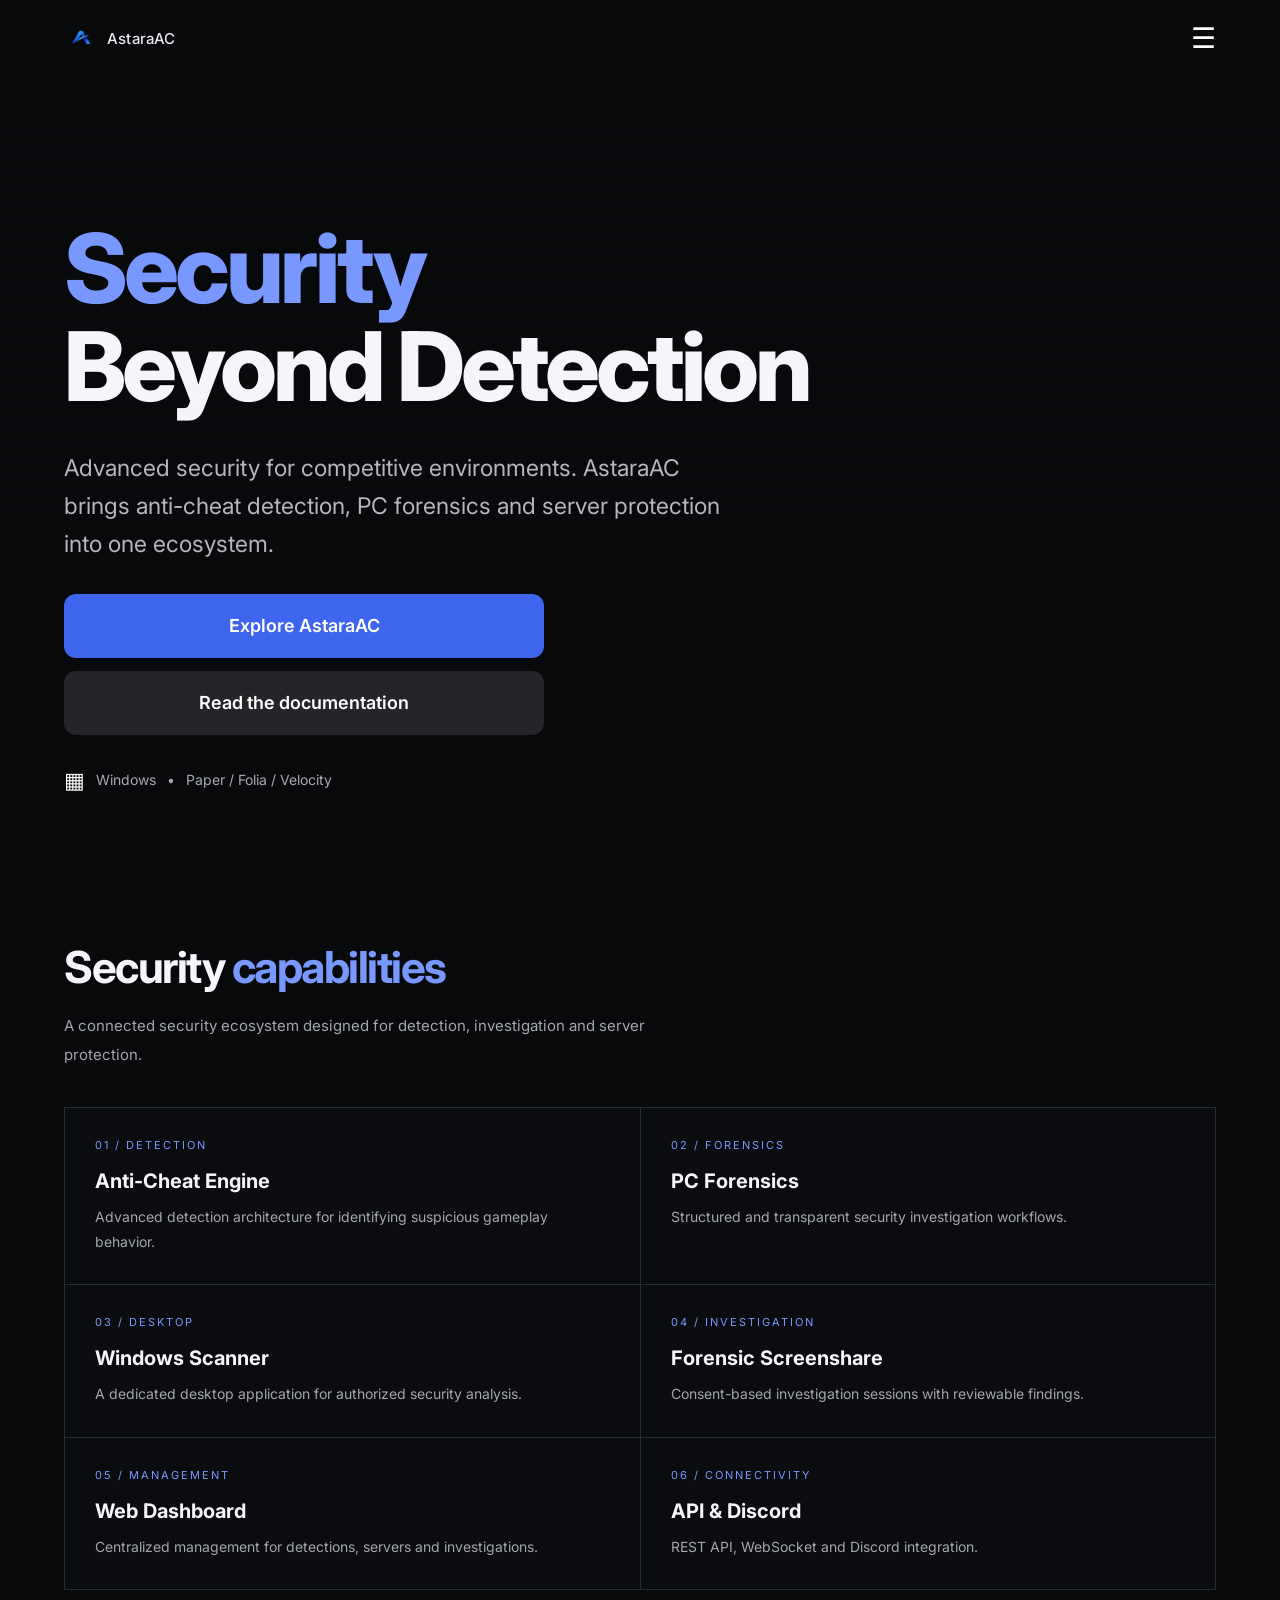
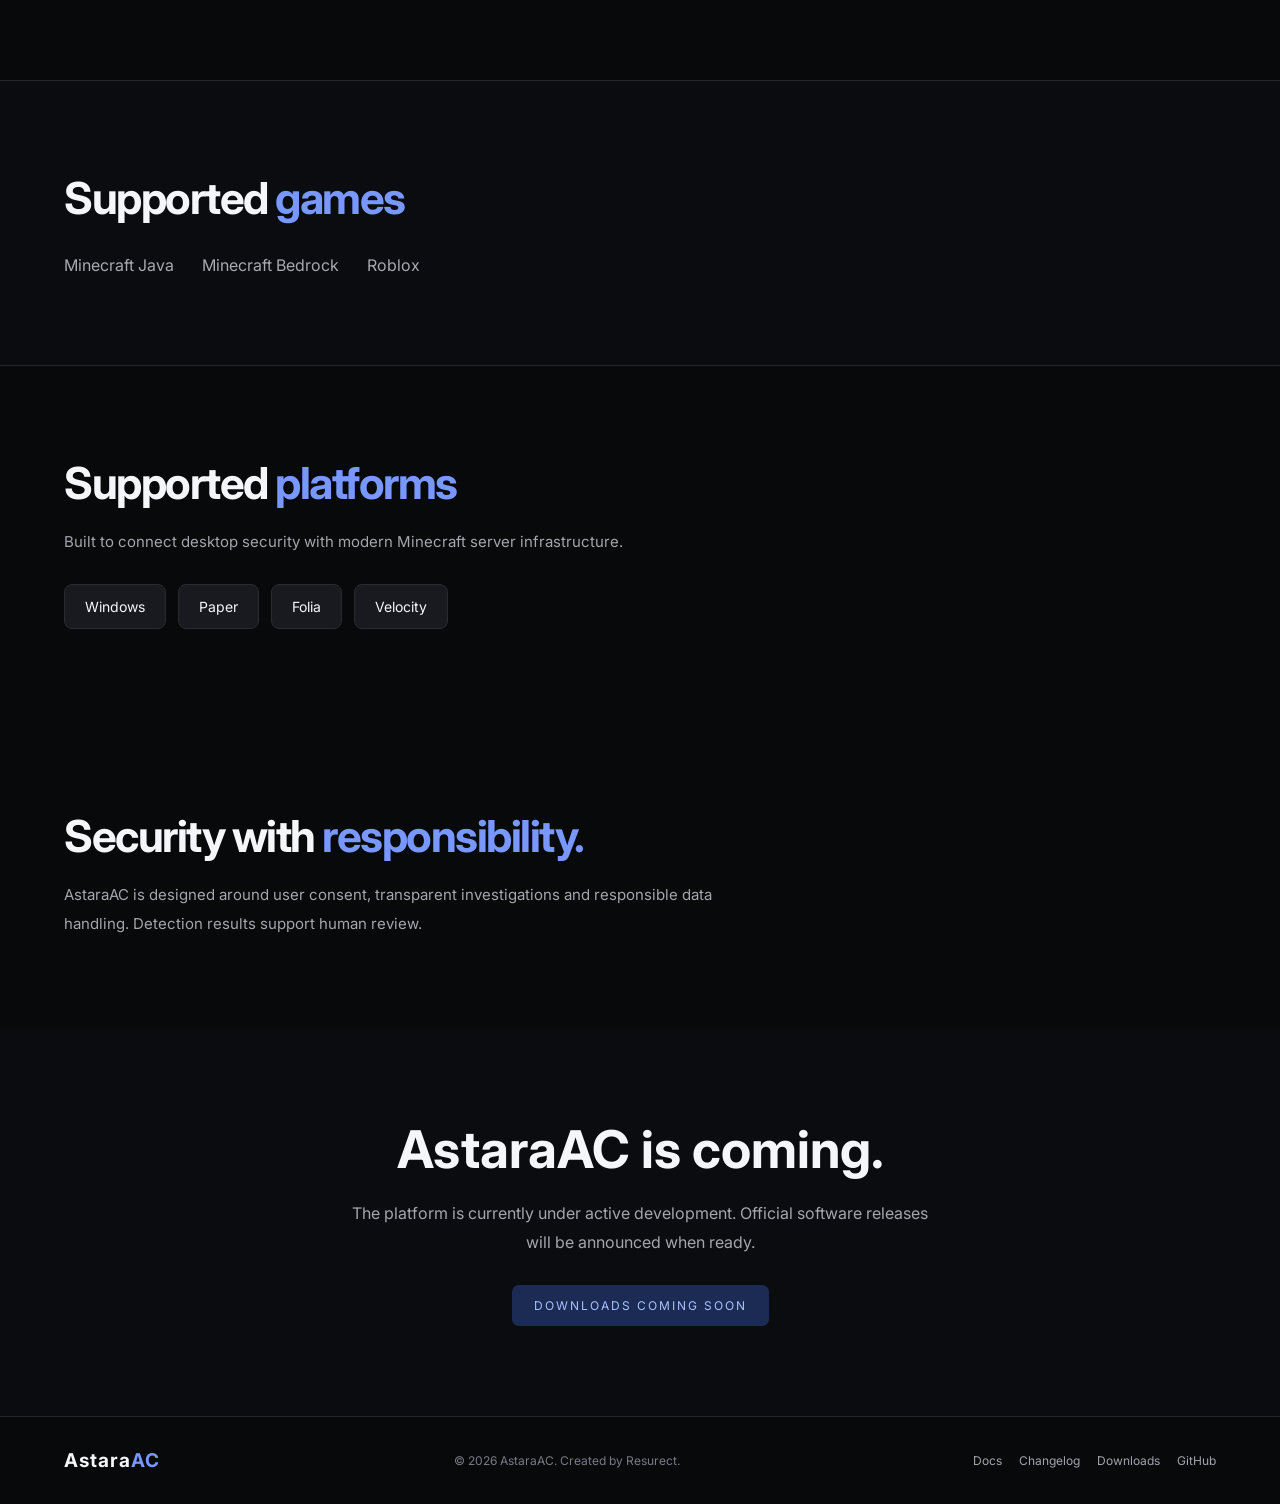
<file: index.html>
<!DOCTYPE html>
<html lang="en">
<head>
<meta charset="UTF-8">
<meta name="viewport" content="width=device-width, initial-scale=1.0">
<meta name="theme-color" content="#08090b">
<meta name="description" content="AstaraAC - Security Beyond Detection.">
<title>AstaraAC — Security Beyond Detection</title>

<style>
@import url('https://fonts.googleapis.com/css2?family=Inter:wght@400;500;600;700;800;900&display=swap');

:root {
  --bg: #08090b;
  --blue: #4775f5;
  --blue-light: #7898ff;
  --white: #f5f6fa;
  --muted: #a4a6ad;
}

* {
  margin: 0;
  padding: 0;
  box-sizing: border-box;
}

html { scroll-behavior: smooth; }

body {
  background: var(--bg);
  color: var(--white);
  font-family: Inter, Arial, sans-serif;
  overflow-x: hidden;
}

a {
  color: inherit;
  text-decoration: none;
}

.container {
  width: min(1200px, 90%);
  margin: auto;
}

/* LOADING */

.loader {
  position: fixed;
  inset: 0;
  z-index: 9999;
  background: #08090b;
  display: flex;
  align-items: center;
  justify-content: center;
  flex-direction: column;
  transition: opacity .6s, visibility .6s;
}

.loader.hide {
  opacity: 0;
  visibility: hidden;
  pointer-events: none;
}

.loader img {
  width: 72px;
  height: 72px;
  object-fit: contain;
  animation: breathe 2s infinite;
}

.loader-name {
  margin-top: 14px;
  font-size: 17px;
  font-weight: 700;
  letter-spacing: 3px;
}

.loader-name span { color: var(--blue-light); }

.loader-bar {
  width: 125px;
  height: 3px;
  background: #24262c;
  border-radius: 20px;
  overflow: hidden;
  margin-top: 20px;
}

.loader-bar::after {
  content: "";
  display: block;
  width: 40%;
  height: 100%;
  background: var(--blue);
  animation: loading 1.2s infinite ease-in-out;
}

@keyframes loading {
  from { transform: translateX(-120%); }
  to { transform: translateX(270%); }
}

@keyframes breathe {
  50% { transform: scale(1.08); opacity: .7; }
}

/* HEADER */

header {
  position: absolute;
  top: 0;
  width: 100%;
  z-index: 100;
}

.navbar {
  height: 76px;
  display: flex;
  align-items: center;
  justify-content: space-between;
}

.brand {
  display: flex;
  align-items: center;
  gap: 9px;
}

.brand img {
  width: 34px;
  height: 34px;
  object-fit: contain;
}

.brand-name {
  font-size: 15px;
  font-weight: 500;
  letter-spacing: .2px;
  color: #e8e9ed;
}

.menu-button {
  background: none;
  border: none;
  color: white;
  font-size: 28px;
  cursor: pointer;
  transition: .2s;
}

.menu-button:hover { color: var(--blue-light); }

/* MENU */

.menu-panel {
  position: absolute;
  top: 68px;
  right: 5%;
  width: 245px;
  padding: 12px;
  background: #17181d;
  border: 1px solid #292b32;
  border-radius: 10px;
  opacity: 0;
  visibility: hidden;
  transform: translateY(-10px);
  transition: .25s;
}

.menu-panel.open {
  opacity: 1;
  visibility: visible;
  transform: translateY(0);
}

.menu-panel a {
  display: block;
  padding: 13px;
  font-size: 13px;
  color: #c2c4cb;
  border-radius: 7px;
  transition: .2s;
}

.menu-panel a:hover {
  background: #252a3b;
  color: white;
}

/* HERO */

.hero {
  min-height: 850px;
  padding-top: 205px;
  position: relative;
  overflow: hidden;
}

.hero-content {
  position: relative;
  z-index: 5;
  max-width: 850px;
}

.hero h1 {
  font-size: clamp(52px, 9vw, 96px);
  font-weight: 800;
  line-height: 1.02;
  letter-spacing: -4px;
}

.hero h1 span {
  display: block;
  color: var(--blue-light);
}

.hero-description {
  max-width: 680px;
  color: #b6b7bd;
  font-size: clamp(17px, 2.4vw, 23px);
  line-height: 1.65;
  margin-top: 34px;
}

.hero-buttons {
  display: flex;
  flex-direction: column;
  gap: 13px;
  max-width: 480px;
  margin-top: 30px;
}

.btn {
  min-height: 64px;
  display: flex;
  align-items: center;
  justify-content: center;
  border-radius: 12px;
  font-size: 18px;
  font-weight: 600;
  transition: .25s;
}

.btn-primary {
  background: #3d65ed;
  color: white;
}

.btn-primary:hover {
  background: #527aff;
  transform: translateY(-3px);
  box-shadow: 0 10px 35px #315be544;
}

.btn-secondary {
  background: #242529;
  color: white;
}

.btn-secondary:hover {
  background: #303137;
  transform: translateY(-3px);
}

.system-info {
  display: flex;
  align-items: center;
  gap: 11px;
  margin-top: 32px;
  color: #a8aab1;
  font-size: 14px;
}

.system-info .symbol {
  font-size: 22px;
  color: white;
}

/* PIXEL CHECKERBOARD */

.pixel-background {
  position: absolute;
  width: 480px;
  height: 570px;
  top: 300px;
  left: 50%;
  transform: translateX(-50%);
  display: grid;
  grid-template-columns: repeat(18, 1fr);
  grid-template-rows: repeat(25, 1fr);
  gap: 2px;
  opacity: .8;
  pointer-events: none;
  z-index: 1;
  mask-image: radial-gradient(ellipse, black 30%, transparent 76%);
  -webkit-mask-image: radial-gradient(ellipse, black 30%, transparent 76%);
}

.pixel {
  background: #30343d;
  border: 1px solid rgba(255,255,255,.035);
  opacity: 0;
  animation: pixelGlow 4s ease-in-out infinite alternate;
}

.pixel.blue {
  background: #426ce7;
  border-color: rgba(120,155,255,.2);
}

.pixel.light { background: #8996ae; }
.pixel.dark { background: #242832; }

@keyframes pixelGlow {
  0% { opacity: .12; }
  100% { opacity: .75; }
}

/* BACKGROUND LINES */

.background-lines {
  position: absolute;
  inset: 0;
  pointer-events: none;
  opacity: .1;
  background: repeating-linear-gradient(
    180deg,
    transparent 0,
    transparent 15px,
    rgba(65,105,210,.18) 16px,
    transparent 17px
  );
  mask-image: linear-gradient(transparent, black 30%, transparent 90%);
}

/* SECTIONS */

section:not(.hero) { padding: 90px 0; }

.section-title {
  font-size: clamp(30px, 5vw, 44px);
  letter-spacing: -1.5px;
  margin-bottom: 18px;
}

.section-title span { color: var(--blue-light); }

.section-description {
  max-width: 650px;
  color: var(--muted);
  line-height: 1.9;
  font-size: 15px;
}

/* FEATURES */

.features {
  display: grid;
  grid-template-columns: repeat(2, 1fr);
  margin-top: 38px;
  border: 1px solid #292b32;
  background: #292b32;
  gap: 1px;
}

.feature {
  padding: 30px;
  background: #0b0c0f;
  transition: .3s;
}

.feature:hover { background: #111522; }

.feature-number {
  color: var(--blue-light);
  font-size: 11px;
  letter-spacing: 2px;
  margin-bottom: 17px;
}

.feature h3 {
  font-size: 20px;
  margin-bottom: 11px;
}

.feature p {
  color: var(--muted);
  font-size: 14px;
  line-height: 1.8;
}

/* GAMES */

.games {
  background: #0b0c0f;
  border-top: 1px solid #24262c;
  border-bottom: 1px solid #24262c;
}

.game-list {
  display: flex;
  flex-wrap: wrap;
  gap: 28px;
  margin-top: 30px;
  color: #a7a9b0;
  font-size: 16px;
}

.game-list span:hover { color: var(--blue-light); }

/* PLATFORMS */

.platform-list {
  display: flex;
  flex-wrap: wrap;
  gap: 12px;
  margin-top: 28px;
}

.platform-item {
  padding: 13px 20px;
  background: #191a1f;
  border: 1px solid #292b32;
  border-radius: 8px;
  font-size: 14px;
}

/* DOWNLOAD */

.download {
  background: #0b0c0f;
  text-align: center;
}

.download h2 {
  font-size: clamp(32px, 6vw, 52px);
  margin-bottom: 18px;
}

.download p {
  color: var(--muted);
  max-width: 580px;
  margin: auto;
  line-height: 1.8;
}

.coming-soon {
  display: inline-block;
  margin-top: 28px;
  padding: 13px 22px;
  background: #1c2b54;
  color: #a8c0ff;
  border-radius: 7px;
  font-size: 12px;
  letter-spacing: 2px;
}

/* FOOTER */

footer {
  padding: 32px 0;
  border-top: 1px solid #24262c;
}

.footer-content {
  display: flex;
  align-items: center;
  justify-content: space-between;
  flex-wrap: wrap;
  gap: 18px;
}

.footer-brand {
  font-size: 19px;
  font-weight: 700;
  letter-spacing: 1px;
}

.footer-brand span { color: var(--blue-light); }

.footer-copy {
  color: #777b85;
  font-size: 12px;
}

.footer-links {
  display: flex;
  flex-wrap: wrap;
  gap: 17px;
  color: #a1a4ad;
  font-size: 12px;
}

.footer-links a:hover { color: var(--blue-light); }

/* REVEAL */

.reveal {
  opacity: 0;
  transform: translateY(22px);
  transition: .8s ease;
}

.reveal.visible {
  opacity: 1;
  transform: translateY(0);
}

/* DESKTOP */

@media(min-width: 1000px) {
  .hero {
    min-height: 850px;
    padding-top: 220px;
  }

  .pixel-background {
    left: 75%;
    top: 100px;
    width: 480px;
    height: 570px;
    opacity: .6;
  }
}

/* MOBILE */

@media(max-width: 700px) {
  .navbar { height: 70px; }

  .brand img {
    width: 32px;
    height: 32px;
  }

  .brand-name {
    font-size: 14px;
    letter-spacing: 0;
  }

  .menu-button { font-size: 26px; }

  .hero {
    min-height: 1050px;
    padding-top: 205px;
  }

  .hero h1 {
    font-size: clamp(47px, 10vw, 72px);
    letter-spacing: -3px;
  }

  .hero-description {
    margin-top: 32px;
    font-size: 18px;
  }

  .hero-buttons { margin-top: 27px; }

  .btn { min-height: 62px; }

  .pixel-background {
    top: 340px;
    width: 420px;
    height: 540px;
    opacity: .8;
  }

  .system-info {
    margin-top: 30px;
    font-size: 13px;
    gap: 9px;
  }

  .features { grid-template-columns: 1fr; }

  .feature { padding: 27px; }

  section:not(.hero) { padding: 75px 0; }

  .footer-content {
    flex-direction: column;
    text-align: center;
  }
}

@media(prefers-reduced-motion: reduce) {
  *, *::before, *::after {
    animation: none !important;
    transition: none !important;
  }

  .reveal {
    opacity: 1;
    transform: none;
  }
}
</style>
</head>

<body>

<!-- LOADING -->
<div class="loader" id="loader">
  <img src="assets/images/astaraac-branding.png" alt="AstaraAC">
  <div class="loader-name">ASTARA<span>AC</span></div>
  <div class="loader-bar"></div>
</div>

<!-- HEADER -->
<header>
  <div class="container">
    <nav class="navbar">
      <a href="#home" class="brand">
        <img src="assets/images/astaraac-branding.png" alt="AstaraAC Logo">
        <div class="brand-name">AstaraAC</div>
      </a>

      <button class="menu-button" id="menuButton"
        aria-label="Open menu" aria-expanded="false">☰</button>
    </nav>
  </div>

  <div class="menu-panel" id="menuPanel">
    <a href="#home">Home</a>
    <a href="#features">Features</a>
    <a href="#games">Supported Games</a>
    <a href="#platform">Platforms</a>
    <a href="documentation.html">Documentation ↗</a>
    <a href="changelog.html">Changelog ↗</a>
    <a href="downloads.html">Downloads ↗</a>
  </div>
</header>

<main>

<!-- HERO -->
<section class="hero" id="home">
  <div class="background-lines"></div>
  <div class="pixel-background" id="pixelBackground"></div>

  <div class="container">
    <div class="hero-content">

      <h1>
        <span>Security</span>
        Beyond Detection
      </h1>

      <p class="hero-description">
        Advanced security for competitive environments.
        AstaraAC brings anti-cheat detection, PC forensics
        and server protection into one ecosystem.
      </p>

      <div class="hero-buttons">
        <a href="#features" class="btn btn-primary">
          Explore AstaraAC
        </a>

        <a href="documentation.html" class="btn btn-secondary">
          Read the documentation
        </a>
      </div>

      <div class="system-info">
        <span class="symbol">▦</span>
        <span>Windows</span>
        <span>•</span>
        <span>Paper / Folia / Velocity</span>
      </div>

    </div>
  </div>
</section>

<!-- FEATURES -->
<section id="features">
  <div class="container">
    <h2 class="section-title reveal">
      Security <span>capabilities</span>
    </h2>

    <p class="section-description reveal">
      A connected security ecosystem designed for
      detection, investigation and server protection.
    </p>

    <div class="features">

      <article class="feature reveal">
        <div class="feature-number">01 / DETECTION</div>
        <h3>Anti-Cheat Engine</h3>
        <p>Advanced detection architecture for identifying suspicious gameplay behavior.</p>
      </article>

      <article class="feature reveal">
        <div class="feature-number">02 / FORENSICS</div>
        <h3>PC Forensics</h3>
        <p>Structured and transparent security investigation workflows.</p>
      </article>

      <article class="feature reveal">
        <div class="feature-number">03 / DESKTOP</div>
        <h3>Windows Scanner</h3>
        <p>A dedicated desktop application for authorized security analysis.</p>
      </article>

      <article class="feature reveal">
        <div class="feature-number">04 / INVESTIGATION</div>
        <h3>Forensic Screenshare</h3>
        <p>Consent-based investigation sessions with reviewable findings.</p>
      </article>

      <article class="feature reveal">
        <div class="feature-number">05 / MANAGEMENT</div>
        <h3>Web Dashboard</h3>
        <p>Centralized management for detections, servers and investigations.</p>
      </article>

      <article class="feature reveal">
        <div class="feature-number">06 / CONNECTIVITY</div>
        <h3>API & Discord</h3>
        <p>REST API, WebSocket and Discord integration.</p>
      </article>

    </div>
  </div>
</section>

<!-- GAMES -->
<section class="games" id="games">
  <div class="container">
    <h2 class="section-title reveal">
      Supported <span>games</span>
    </h2>

    <div class="game-list reveal">
      <span>Minecraft Java</span>
      <span>Minecraft Bedrock</span>
      <span>Roblox</span>
    </div>
  </div>
</section>

<!-- PLATFORMS -->
<section id="platform">
  <div class="container">
    <h2 class="section-title reveal">
      Supported <span>platforms</span>
    </h2>

    <p class="section-description reveal">
      Built to connect desktop security with modern
      Minecraft server infrastructure.
    </p>

    <div class="platform-list reveal">
      <div class="platform-item">Windows</div>
      <div class="platform-item">Paper</div>
      <div class="platform-item">Folia</div>
      <div class="platform-item">Velocity</div>
    </div>
  </div>
</section>

<!-- PRIVACY -->
<section>
  <div class="container">
    <h2 class="section-title reveal">
      Security with <span>responsibility.</span>
    </h2>

    <p class="section-description reveal">
      AstaraAC is designed around user consent,
      transparent investigations and responsible data handling.
      Detection results support human review.
    </p>
  </div>
</section>

<!-- DOWNLOAD -->
<section class="download">
  <div class="container">
    <h2 class="reveal">AstaraAC is coming.</h2>

    <p class="reveal">
      The platform is currently under active development.
      Official software releases will be announced when ready.
    </p>

    <span class="coming-soon reveal">
      DOWNLOADS COMING SOON
    </span>
  </div>
</section>

</main>

<!-- FOOTER -->
<footer>
  <div class="container">
    <div class="footer-content">

      <div class="footer-brand">Astara<span>AC</span></div>

      <div class="footer-copy">
        © 2026 AstaraAC. Created by Resurect.
      </div>

      <div class="footer-links">
        <a href="documentation.html">Docs</a>
        <a href="changelog.html">Changelog</a>
        <a href="downloads.html">Downloads</a>
        <a href="https://github.com/resurect63">GitHub</a>
      </div>

    </div>
  </div>
</footer>

<script>
/* LOADING */
const loader = document.getElementById("loader");

function closeLoader() {
  loader.classList.add("hide");
}

window.addEventListener("load", () => {
  setTimeout(closeLoader, 800);
});

setTimeout(closeLoader, 3500);

/* PIXEL GRID */
const pixelBackground = document.getElementById("pixelBackground");

const pattern = [
"000000000000000000",
"000000000000000000",
"000000000000000000",
"000000000000000000",
"000000000000000000",
"000000000000000000",
"000001110000000000",
"000011111000000000",
"000111111100000000",
"001111111110000000",
"000111111111000000",
"000011111111100000",
"000001111111110000",
"000000111111111000",
"000000011111111100",
"000000001111111110",
"000000000111111111",
"000000000011111111",
"000000000001111111",
"000000000000111111",
"000000000000011110",
"000000000000001100",
"000000000000000000",
"000000000000000000",
"000000000000000000"
];

const bluePattern = [
"000000000000000000",
"000000000000000000",
"000000000000000000",
"000000000000000000",
"000000000000000000",
"000000000000000000",
"000000100000000000",
"000001110000000000",
"000011111000000000",
"000111111100000000",
"000011111110000000",
"000001111111000000",
"000000111111100000",
"000000011111110000",
"000000001111111000",
"000000000111111100",
"000000000011111110",
"000000000001111110",
"000000000000111100",
"000000000000011100",
"000000000000001100",
"000000000000000100",
"000000000000000000",
"000000000000000000",
"000000000000000000"
];

for (let row = 0; row < 25; row++) {
  for (let col = 0; col < 18; col++) {
    const pixel = document.createElement("div");

    if (pattern[row][col] === "1") {
      const isBlue = bluePattern[row][col] === "1";

      pixel.className = "pixel " +
        (isBlue ? "blue" : (Math.random() > .5 ? "light" : "dark"));

      pixel.style.animationDelay = (Math.random() * 3) + "s";
    }

    pixelBackground.appendChild(pixel);
  }
}

/* MENU */
const menuButton = document.getElementById("menuButton");
const menuPanel = document.getElementById("menuPanel");

menuButton.addEventListener("click", () => {
  const opened = menuPanel.classList.toggle("open");
  menuButton.textContent = opened ? "✕" : "☰";
  menuButton.setAttribute("aria-expanded", opened);
});

document.querySelectorAll(".menu-panel a").forEach(link => {
  link.addEventListener("click", () => {
    menuPanel.classList.remove("open");
    menuButton.textContent = "☰";
    menuButton.setAttribute("aria-expanded", "false");
  });
});

document.addEventListener("click", event => {
  if (!menuPanel.contains(event.target) &&
      !menuButton.contains(event.target)) {
    menuPanel.classList.remove("open");
    menuButton.textContent = "☰";
    menuButton.setAttribute("aria-expanded", "false");
  }
});

/* SCROLL REVEAL */
const observer = new IntersectionObserver(entries => {
  entries.forEach(entry => {
    if (entry.isIntersecting) {
      entry.target.classList.add("visible");
      observer.unobserve(entry.target);
    }
  });
}, { threshold: .12 });

document.querySelectorAll(".reveal").forEach(item => {
  observer.observe(item);
});
</script>

</body>
</html>
</file>
